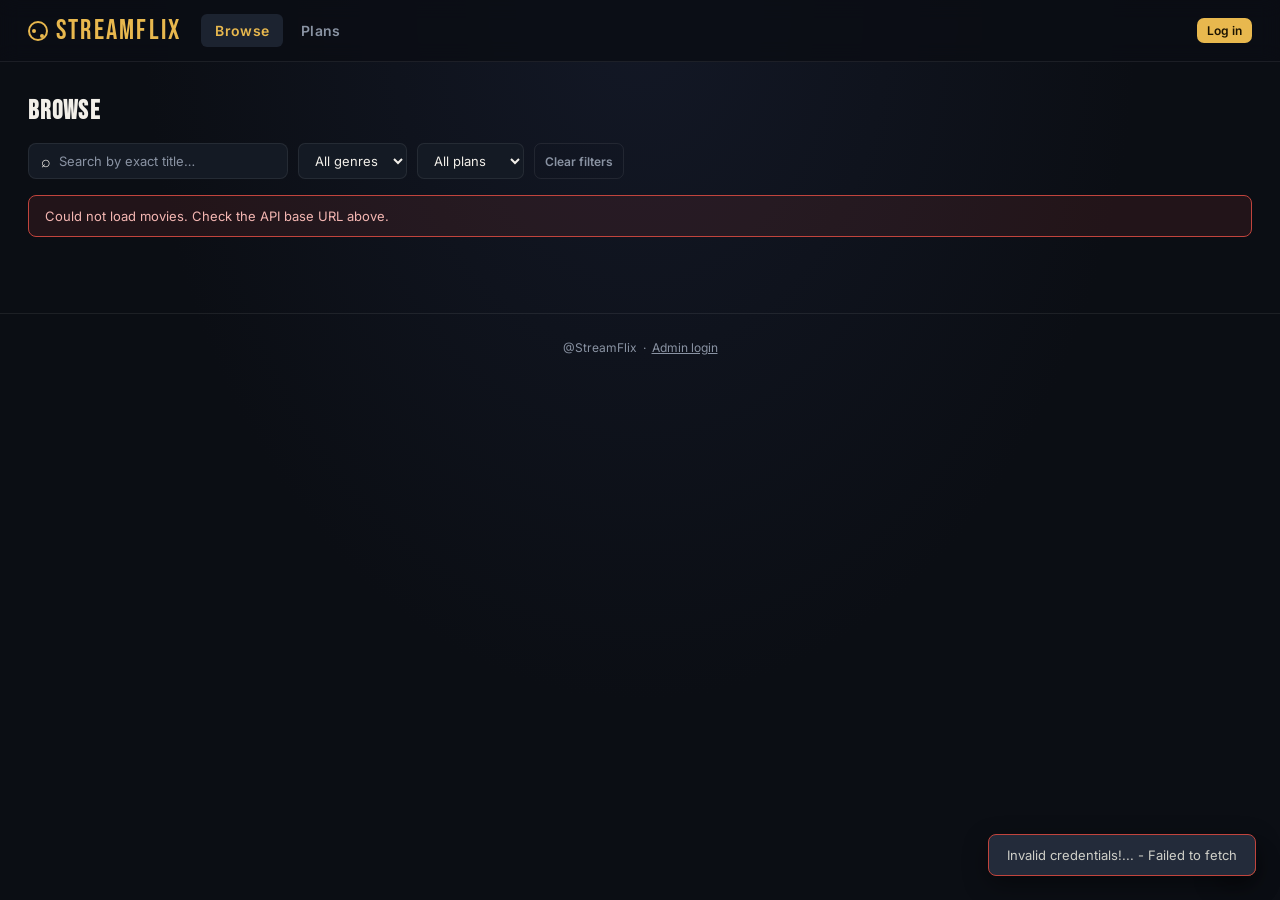
<file: index.html>
<!DOCTYPE html>
<html lang="en">
<head>
<meta charset="UTF-8">
<meta name="viewport" content="width=device-width, initial-scale=1.0">
<title>StreamFlix — Browse</title>
<link rel="preconnect" href="https://fonts.googleapis.com">
<link href="https://fonts.googleapis.com/css2?family=Bebas+Neue&family=Inter:wght@400;500;600;700;800&family=JetBrains+Mono:wght@500&display=swap" rel="stylesheet">
<link rel="stylesheet" href="css/style.css">
</head>
<body>
<div id="site-header"></div>

<main>
  <div id="hero"></div>

  <div class="section-title"><h2>Browse</h2><span class="count" id="resultCount"></span></div>
  <form id="searchForm" class="filters" style="margin-bottom:10px;">
    <div class="searchbox" style="max-width:260px;">
      <span aria-hidden="true">⌕</span>
      <input id="searchInput" placeholder="Search by exact title…" />
    </div>
    <select id="genreFilter"><option value="">All genres</option></select>
    <select id="planFilter">
      <option value="">All plans</option>
      <option value="FREE">FREE</option>
      <option value="BASIC">BASIC</option>
      <option value="PREMIUM">PREMIUM</option>
    </select>
    <button type="button" class="btn btn-ghost btn-sm" id="clearFiltersBtn">Clear filters</button>
  </form>

  <div id="movieGrid"></div>
</main>

<footer id="site-footer"></footer>

<script src="js/api.js"></script>
<script src="js/nav.js"></script>
<script src="js/movies.js"></script>
</body>
</html>
</file>
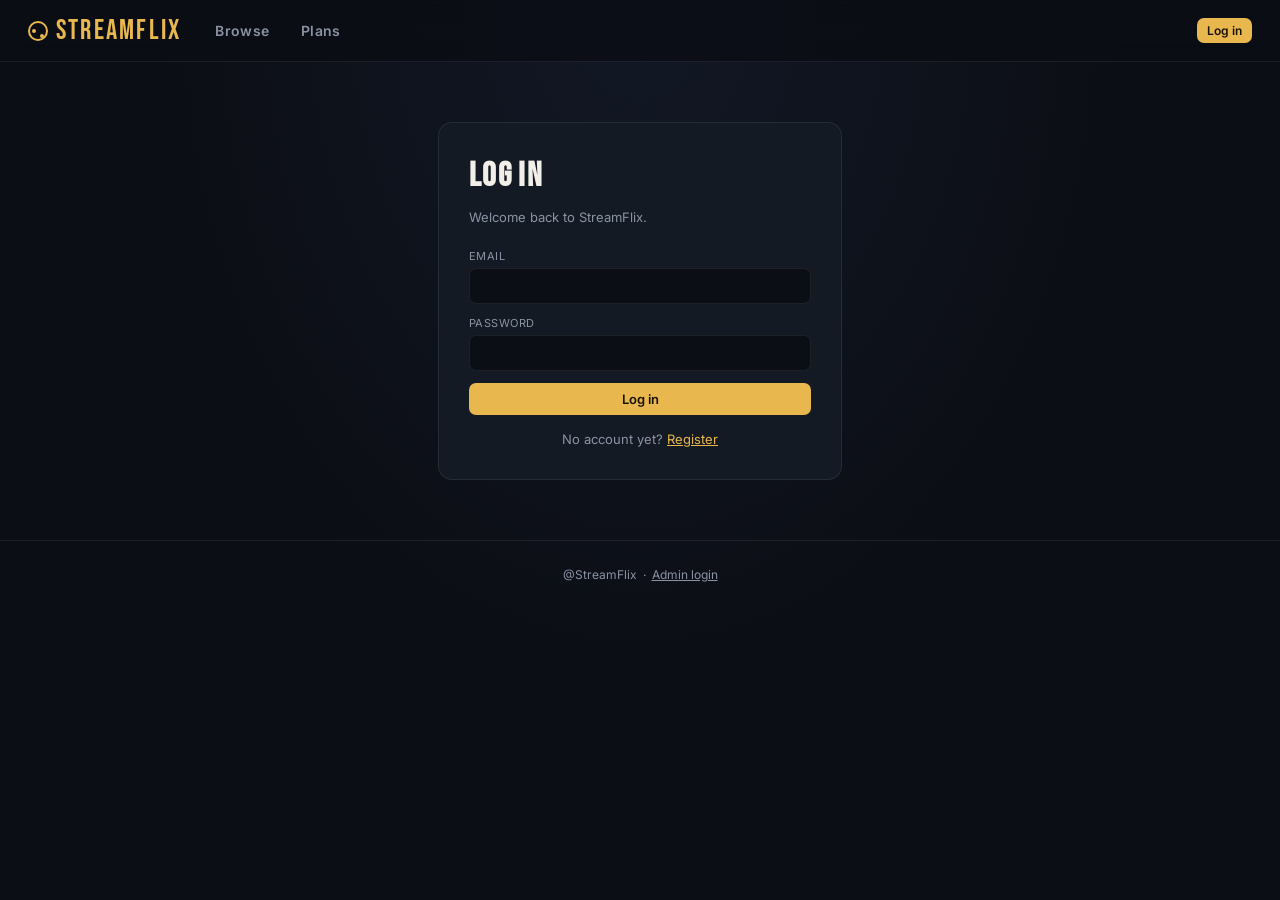
<file: login.html>
<!DOCTYPE html>
<html lang="en">
<head>
<meta charset="UTF-8">
<meta name="viewport" content="width=device-width, initial-scale=1.0">
<title>Log in — StreamFlix</title>
<link rel="preconnect" href="https://fonts.googleapis.com">
<link href="https://fonts.googleapis.com/css2?family=Bebas+Neue&family=Inter:wght@400;500;600;700;800&family=JetBrains+Mono:wght@500&display=swap" rel="stylesheet">
<link rel="stylesheet" href="css/style.css">
</head>
<body>
<div id="site-header"></div>

<main class="narrow">
  <div class="auth-card">
    <h1 class="display">Log in</h1>
    <p class="auth-sub">Welcome back to StreamFlix.</p>

    <form id="loginForm">
      <div class="field">
        <label>Email</label>
        <input type="email" id="email" required />
      </div>
      <div class="field">
        <label>Password</label>
        <input type="password" id="password" required />
      </div>
      <button type="submit" class="btn btn-gold" style="width:100%;">Log in</button>
    </form>

    <div class="auth-switch">No account yet? <a href="register.html">Register</a></div>
  </div>
</main>

<footer id="site-footer"></footer>

<script src="js/api.js"></script>
<script src="js/nav.js"></script>
<script src="js/login.js"></script>
</body>
</html>
</file>
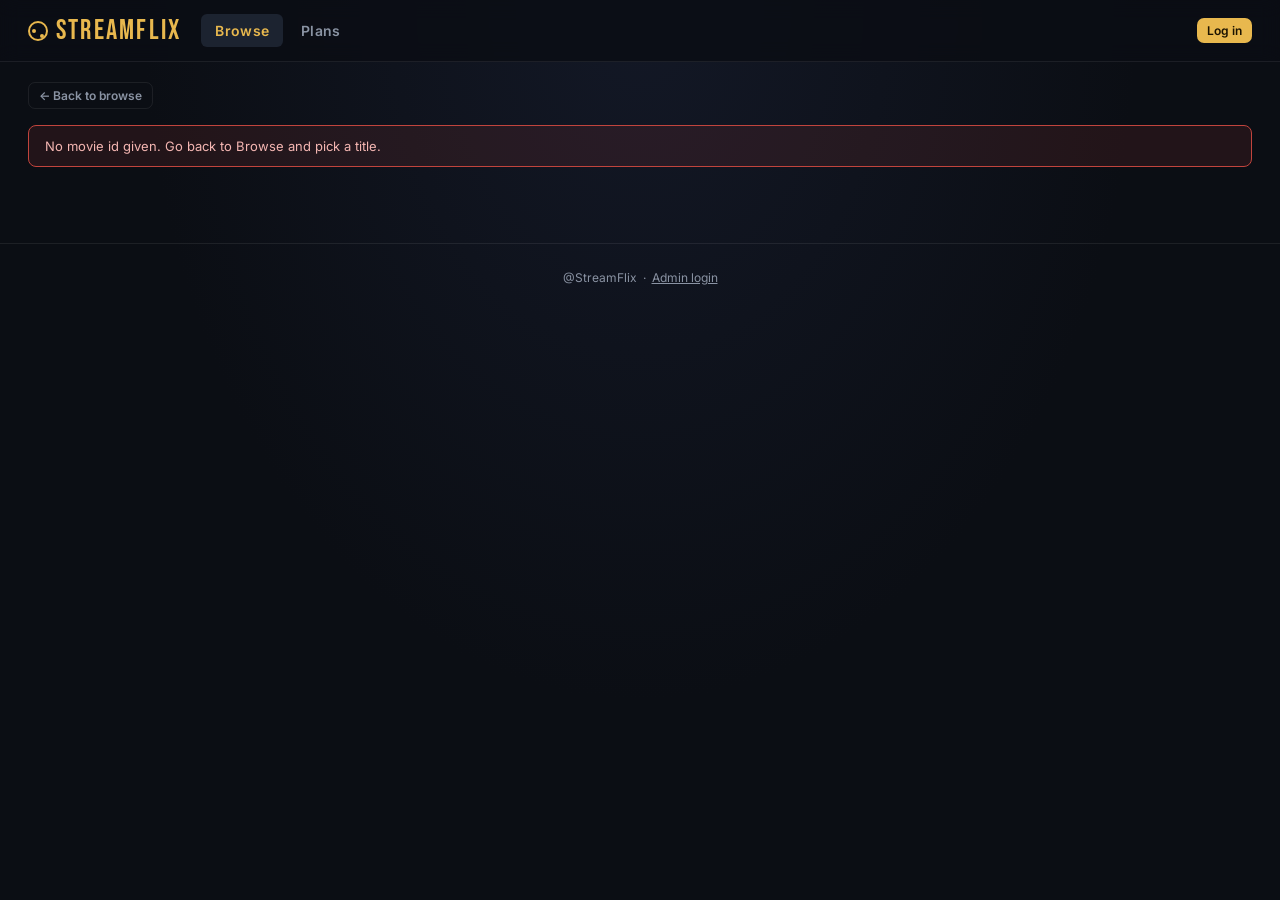
<file: movie.html>
<!DOCTYPE html>
<html lang="en">
<head>
<meta charset="UTF-8">
<meta name="viewport" content="width=device-width, initial-scale=1.0">
<title>StreamFlix — Movie</title>
<link rel="preconnect" href="https://fonts.googleapis.com">
<link href="https://fonts.googleapis.com/css2?family=Bebas+Neue&family=Inter:wght@400;500;600;700;800&family=JetBrains+Mono:wght@500&display=swap" rel="stylesheet">
<link rel="stylesheet" href="css/style.css">
</head>
<body>
<div id="site-header"></div>

<main>
  <a href="index.html" class="btn btn-ghost btn-sm" style="margin-top:20px; display:inline-block;">← Back to browse</a>
  <div id="movieContent"></div>
</main>

<footer id="site-footer"></footer>

<script src="js/api.js"></script>
<script src="js/nav.js"></script>
<script src="js/movie-detail.js"></script>
</body>
</html>
</file>
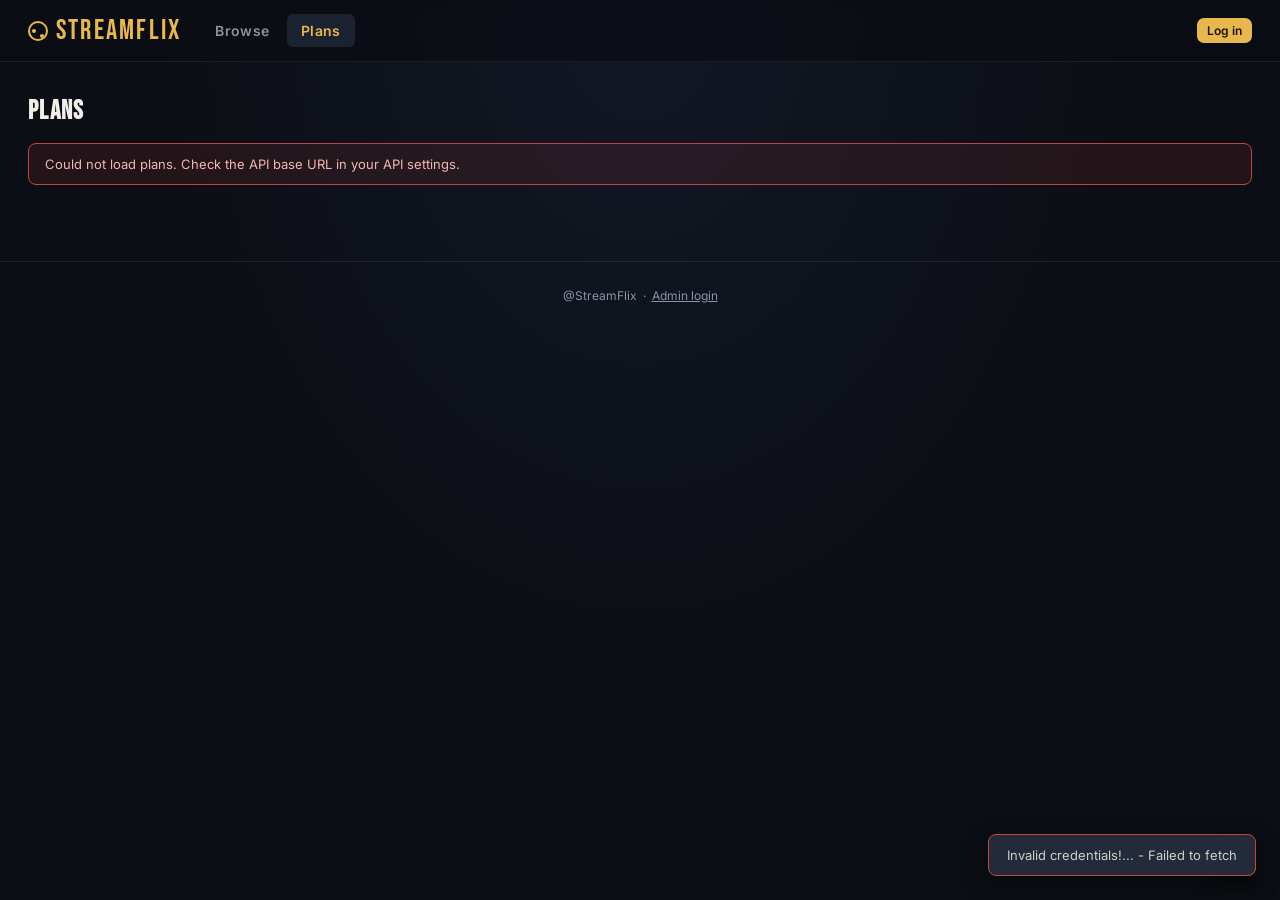
<file: plans.html>
<!DOCTYPE html>
<html lang="en">
<head>
<meta charset="UTF-8">
<meta name="viewport" content="width=device-width, initial-scale=1.0">
<title>StreamFlix — Plans</title>
<link rel="preconnect" href="https://fonts.googleapis.com">
<link href="https://fonts.googleapis.com/css2?family=Bebas+Neue&family=Inter:wght@400;500;600;700;800&family=JetBrains+Mono:wght@500&display=swap" rel="stylesheet">
<link rel="stylesheet" href="css/style.css">
</head>
<body>
<div id="site-header"></div>

<main>
  <div class="section-title"><h2>Plans</h2><span class="count" id="planCount"></span></div>
  <div id="plansContent"></div>
</main>

<footer id="site-footer"></footer>

<script src="js/api.js"></script>
<script src="js/nav.js"></script>
<script src="js/plans.js"></script>
</body>
</html>
</file>
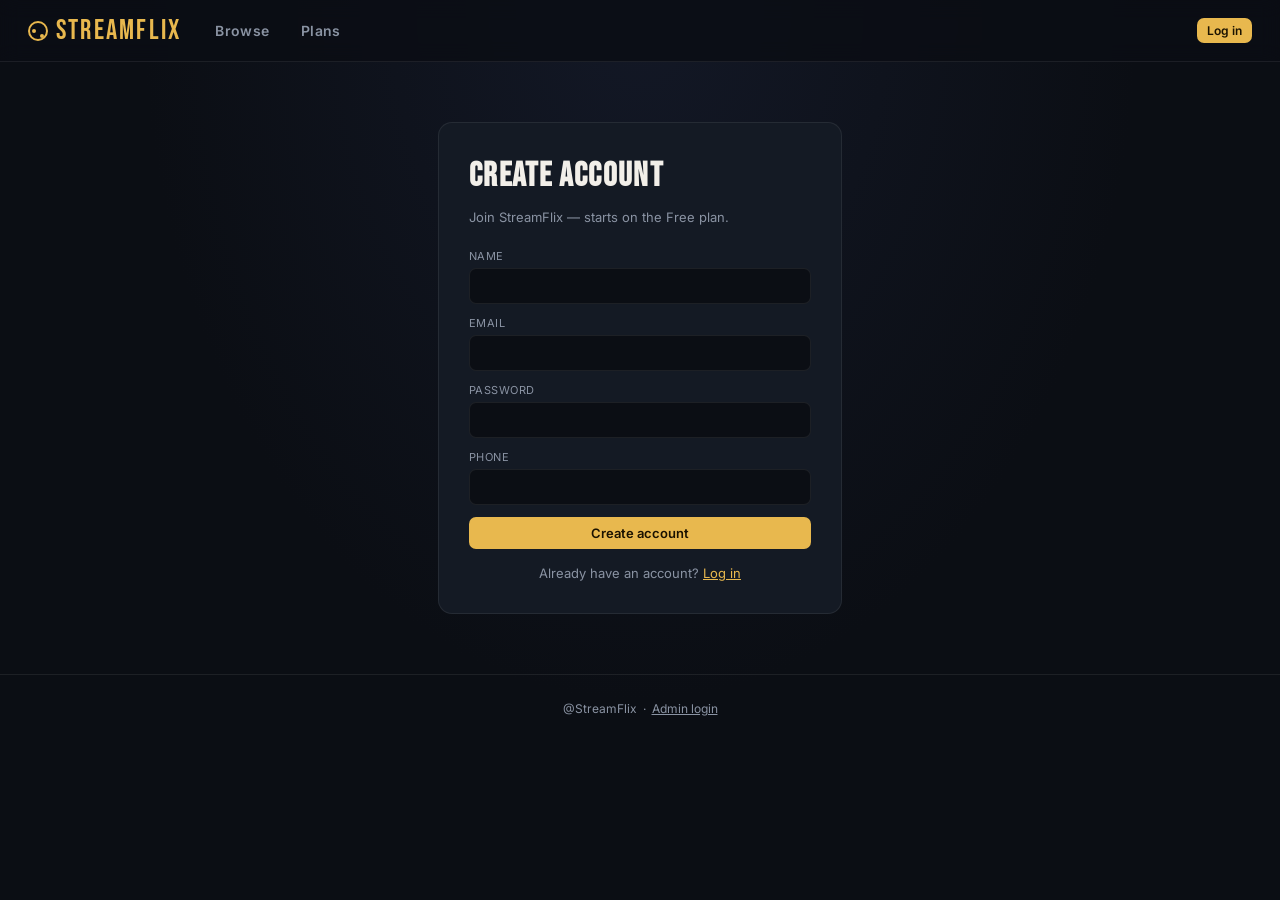
<file: register.html>
<!DOCTYPE html>
<html lang="en">
<head>
<meta charset="UTF-8">
<meta name="viewport" content="width=device-width, initial-scale=1.0">
<title>Register — StreamFlix</title>
<link rel="preconnect" href="https://fonts.googleapis.com">
<link href="https://fonts.googleapis.com/css2?family=Bebas+Neue&family=Inter:wght@400;500;600;700;800&family=JetBrains+Mono:wght@500&display=swap" rel="stylesheet">
<link rel="stylesheet" href="css/style.css">
</head>
<body>
<div id="site-header"></div>

<main class="narrow">
  <div class="auth-card">
    <h1 class="display">Create account</h1>
    <p class="auth-sub">Join StreamFlix — starts on the Free plan.</p>

    <form id="registerForm">
      <div class="field"><label>Name</label><input id="name" required /></div>
      <div class="field"><label>Email</label><input type="email" id="email" required /></div>
      <div class="field"><label>Password</label><input type="password" id="password" required /></div>
      <div class="field"><label>Phone</label><input id="phoneNumber" /></div>
      <button type="submit" class="btn btn-gold" style="width:100%;">Create account</button>
    </form>

    <div class="auth-switch">Already have an account? <a href="login.html">Log in</a></div>
  </div>
</main>

<footer id="site-footer"></footer>

<script src="js/api.js"></script>
<script src="js/nav.js"></script>
<script src="js/register.js"></script>
</body>
</html>
</file>
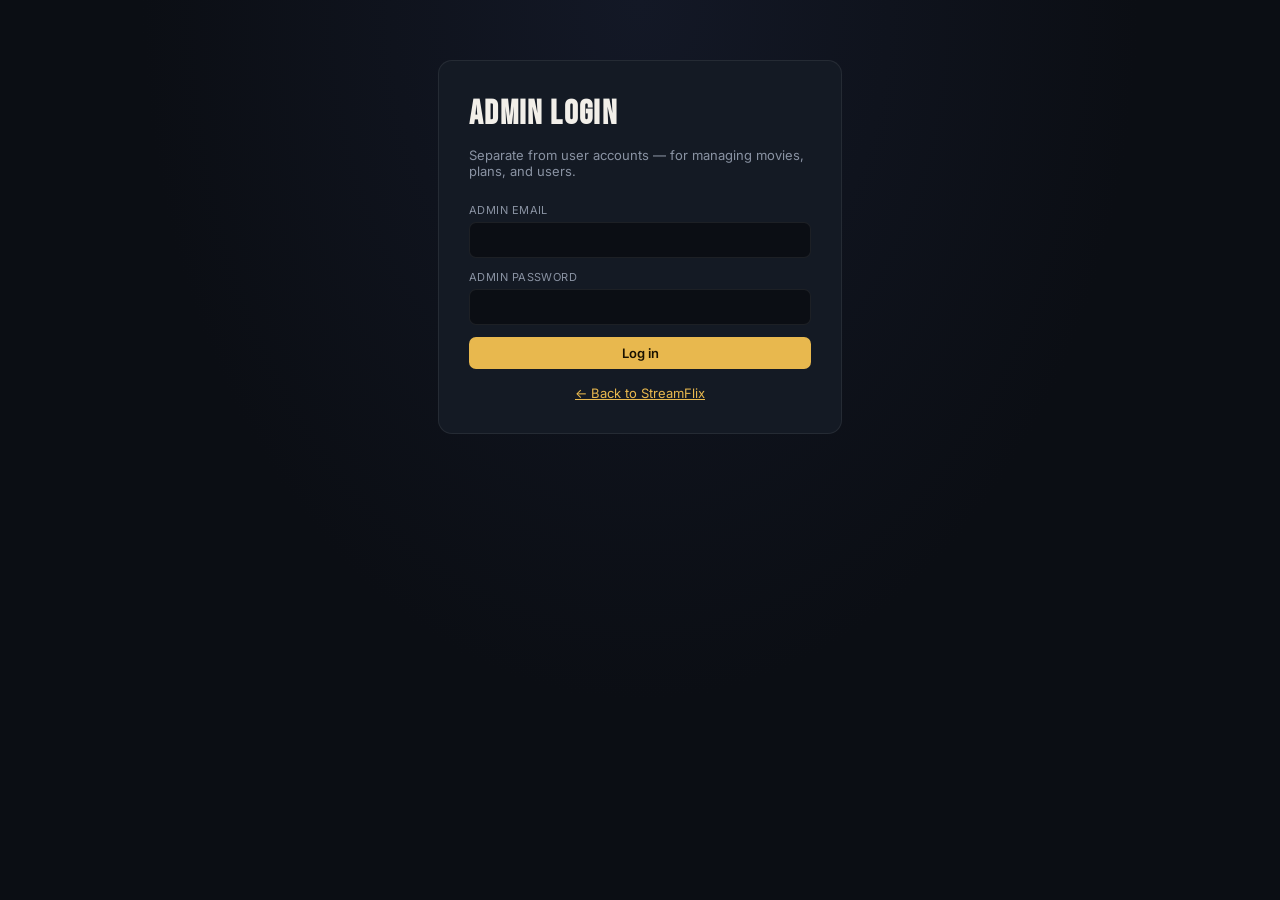
<file: admin/admin-login.html>
<!DOCTYPE html>
<html lang="en">
<head>
<meta charset="UTF-8">
<meta name="viewport" content="width=device-width, initial-scale=1.0">
<title>StreamFlix — Admin login</title>
<link rel="preconnect" href="https://fonts.googleapis.com">
<link href="https://fonts.googleapis.com/css2?family=Bebas+Neue&family=Inter:wght@400;500;600;700;800&family=JetBrains+Mono:wght@500&display=swap" rel="stylesheet">
<link rel="stylesheet" href="../css/style.css">
</head>
<body>
<main class="narrow">
  <div class="auth-card">
    <h1 class="display">Admin login</h1>
    <p class="auth-sub">Separate from user accounts — for managing movies, plans, and users.</p>

    <form id="adminLoginForm">
      <div class="field">
        <label>Admin email</label>
        <input type="email" id="adminEmail" required autocomplete="username" />
      </div>
      <div class="field">
        <label>Admin password</label>
        <input type="password" id="adminPassword" required autocomplete="current-password" />
      </div>
      <button type="submit" class="btn btn-gold" style="width:100%;">Log in</button>
    </form>

    <div class="auth-switch"><a href="../index.html">← Back to StreamFlix</a></div>
  </div>
</main>

<script src="../js/api.js"></script>
<script src="../js/admin-login.js"></script>
</body>
</html>
</file>
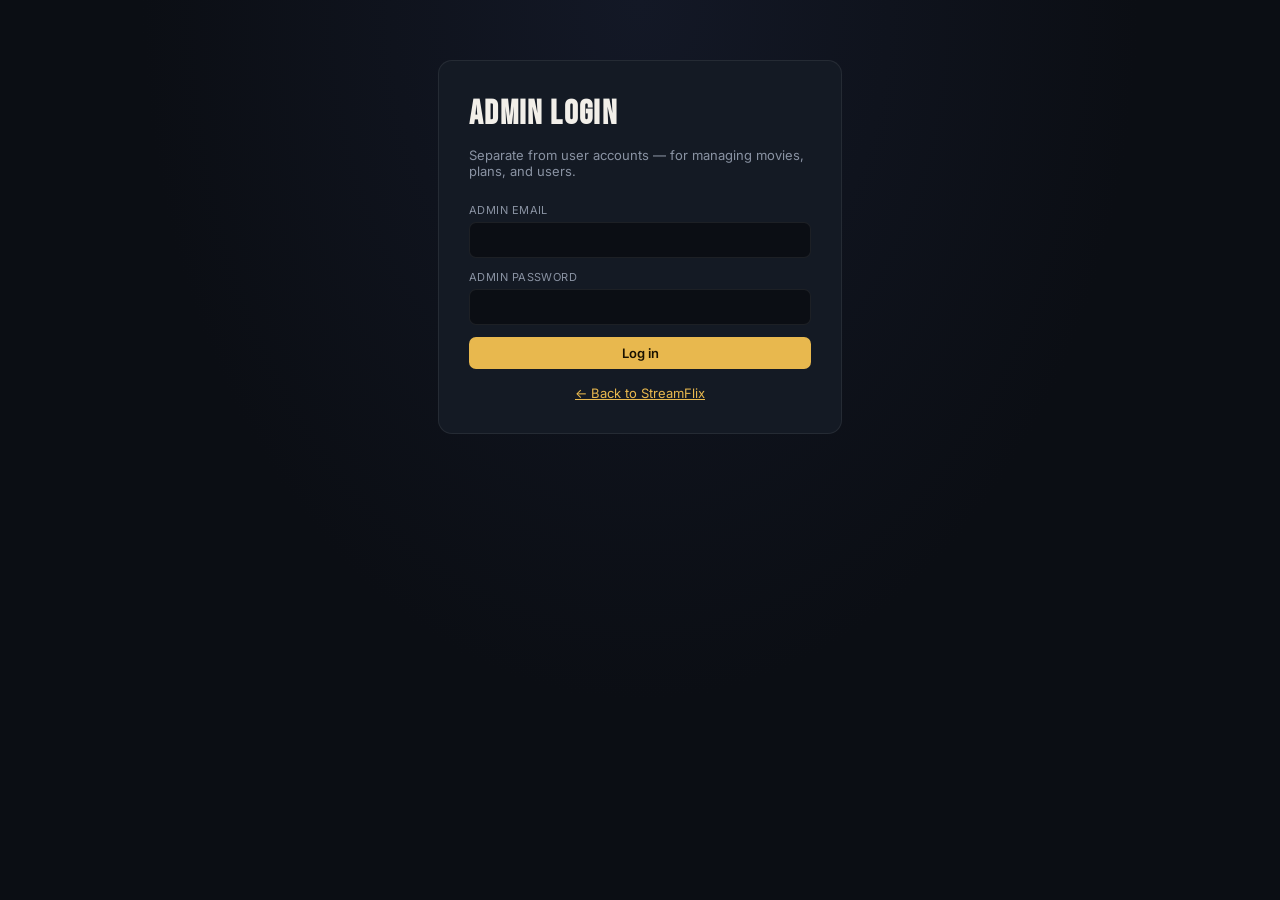
<file: admin/admin-movies.html>
<!DOCTYPE html>
<html lang="en">
<head>
<meta charset="UTF-8">
<meta name="viewport" content="width=device-width, initial-scale=1.0">
<title>StreamFlix — Admin · Movies</title>
<link rel="preconnect" href="https://fonts.googleapis.com">
<link href="https://fonts.googleapis.com/css2?family=Bebas+Neue&family=Inter:wght@400;500;600;700;800&family=JetBrains+Mono:wght@500&display=swap" rel="stylesheet">
<link rel="stylesheet" href="../css/style.css">
</head>
<body>
<div id="site-header"></div>

<main>
  <div class="section-title"><h2>Movies</h2></div>

  <div class="panel-head">
    <span class="count" id="movieCount"></span>
    <button class="btn btn-gold btn-sm" id="addMovieBtn">+ Add movie</button>
  </div>
  <div id="movieTableWrap"></div>
</main>

<div id="formMount"></div>
<footer id="site-footer"></footer>

<script src="../js/api.js"></script>
<script src="../js/nav.js"></script>
<script src="../js/admin-movies.js"></script>
</body>
</html>
</file>
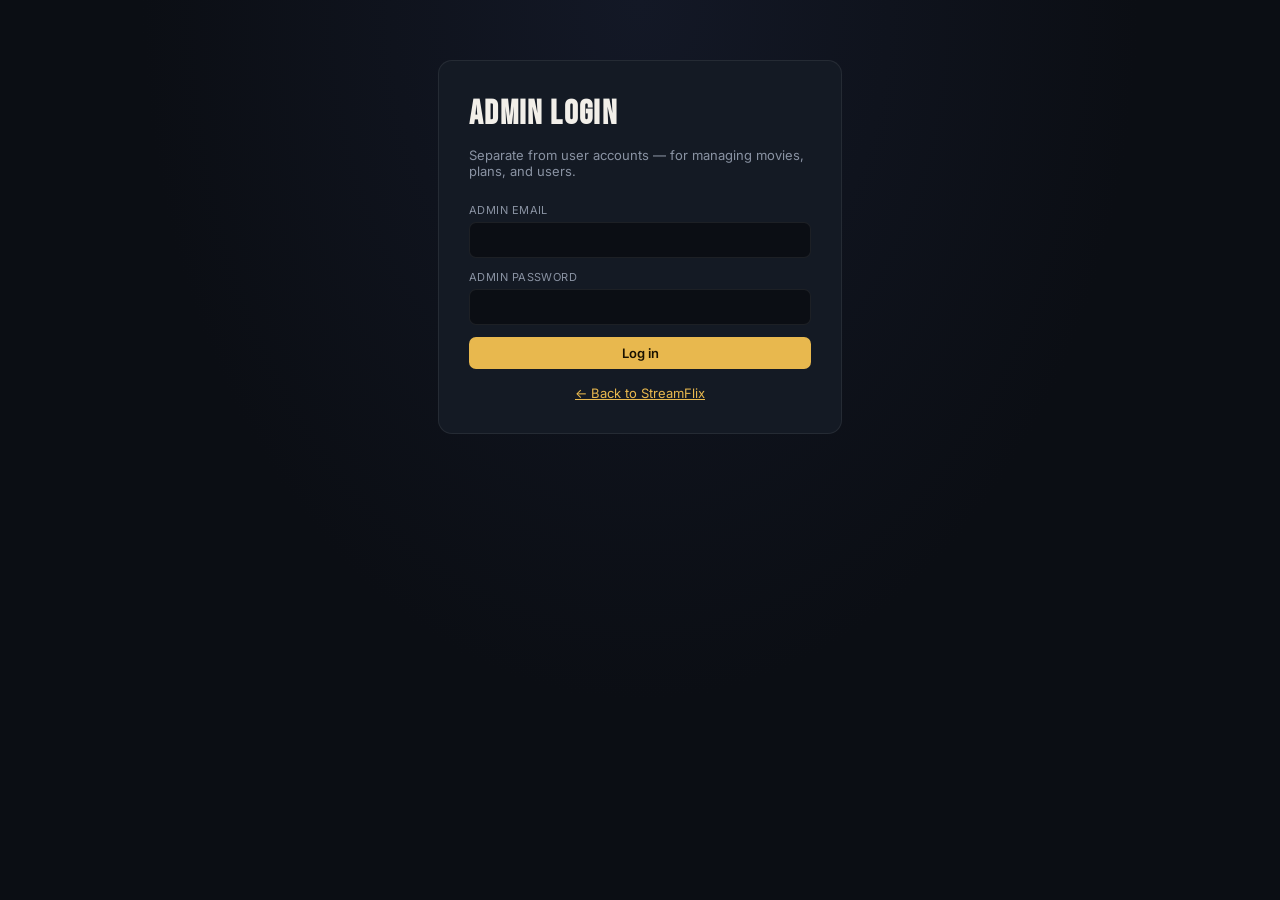
<file: admin/admin-subscriptions.html>
<!DOCTYPE html>
<html lang="en">
<head>
<meta charset="UTF-8">
<meta name="viewport" content="width=device-width, initial-scale=1.0">
<title>StreamFlix — Admin · Subscriptions</title>
<link rel="preconnect" href="https://fonts.googleapis.com">
<link href="https://fonts.googleapis.com/css2?family=Bebas+Neue&family=Inter:wght@400;500;600;700;800&family=JetBrains+Mono:wght@500&display=swap" rel="stylesheet">
<link rel="stylesheet" href="../css/style.css">
</head>
<body>
<div id="site-header"></div>

<main>
  <div class="section-title"><h2>Subscriptions</h2></div>

  <div class="panel-head">
    <span class="count" id="subCount"></span>
    <button class="btn btn-gold btn-sm" id="addSubBtn">+ Add plan</button>
  </div>
  <div id="subTableWrap"></div>
</main>

<div id="formMount"></div>
<footer id="site-footer"></footer>

<script src="../js/api.js"></script>
<script src="../js/nav.js"></script>
<script src="../js/admin-subscriptions.js"></script>
</body>
</html>
</file>
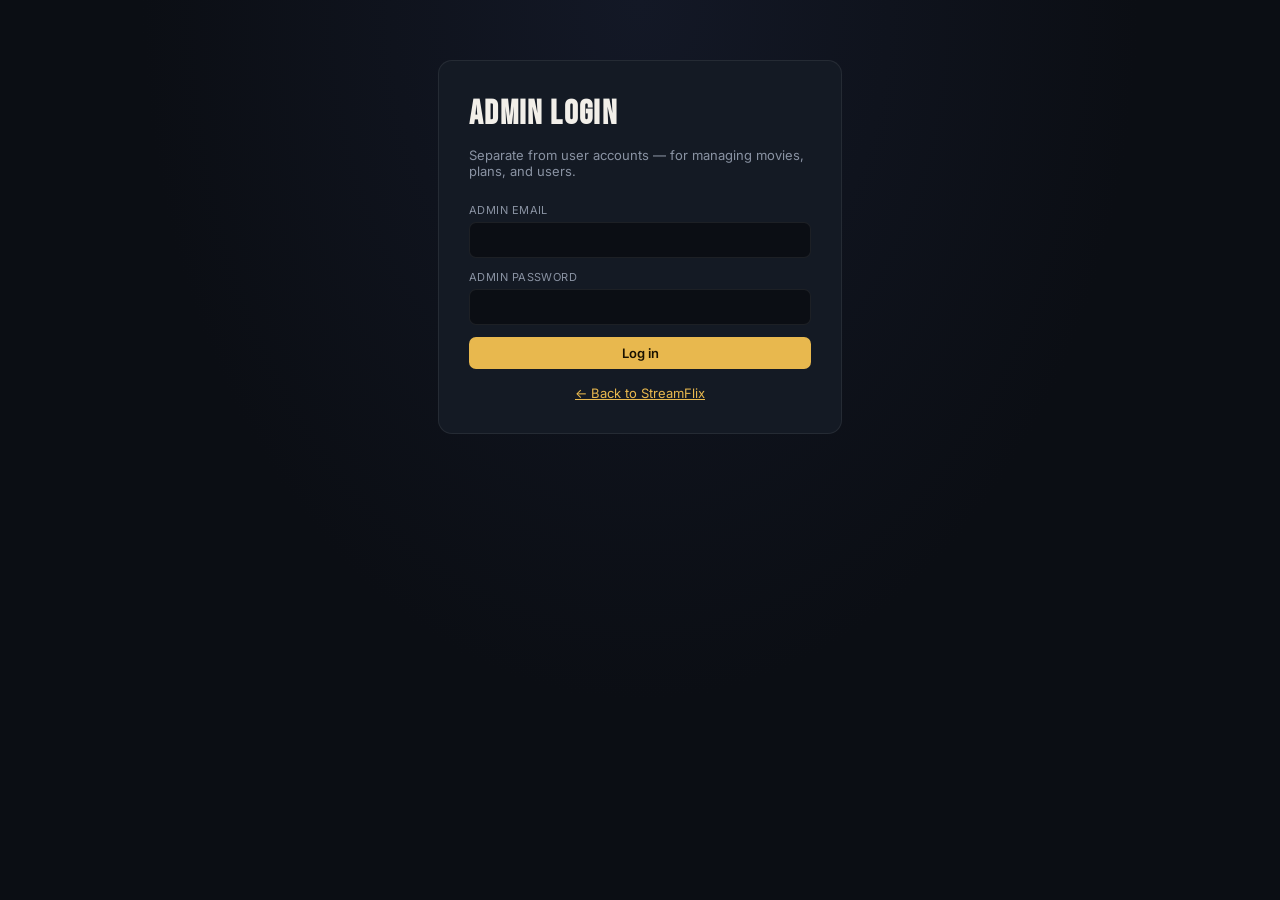
<file: admin/admin-users.html>
<!DOCTYPE html>
<html lang="en">
<head>
<meta charset="UTF-8">
<meta name="viewport" content="width=device-width, initial-scale=1.0">
<title>StreamFlix — Admin · Users</title>
<link rel="preconnect" href="https://fonts.googleapis.com">
<link href="https://fonts.googleapis.com/css2?family=Bebas+Neue&family=Inter:wght@400;500;600;700;800&family=JetBrains+Mono:wght@500&display=swap" rel="stylesheet">
<link rel="stylesheet" href="../css/style.css">
</head>
<body>
<div id="site-header"></div>

<main>
  <div class="section-title"><h2>Users</h2></div>

  <div class="panel-head">
    <span class="count" id="userCount"></span>
    <button class="btn btn-gold btn-sm" id="addUserBtn">+ Add user</button>
  </div>
  <div id="userTableWrap"></div>
</main>

<div id="formMount"></div>
<footer id="site-footer"></footer>

<script src="../js/api.js"></script>
<script src="../js/nav.js"></script>
<script src="../js/admin-users.js"></script>
</body>
</html>
</file>
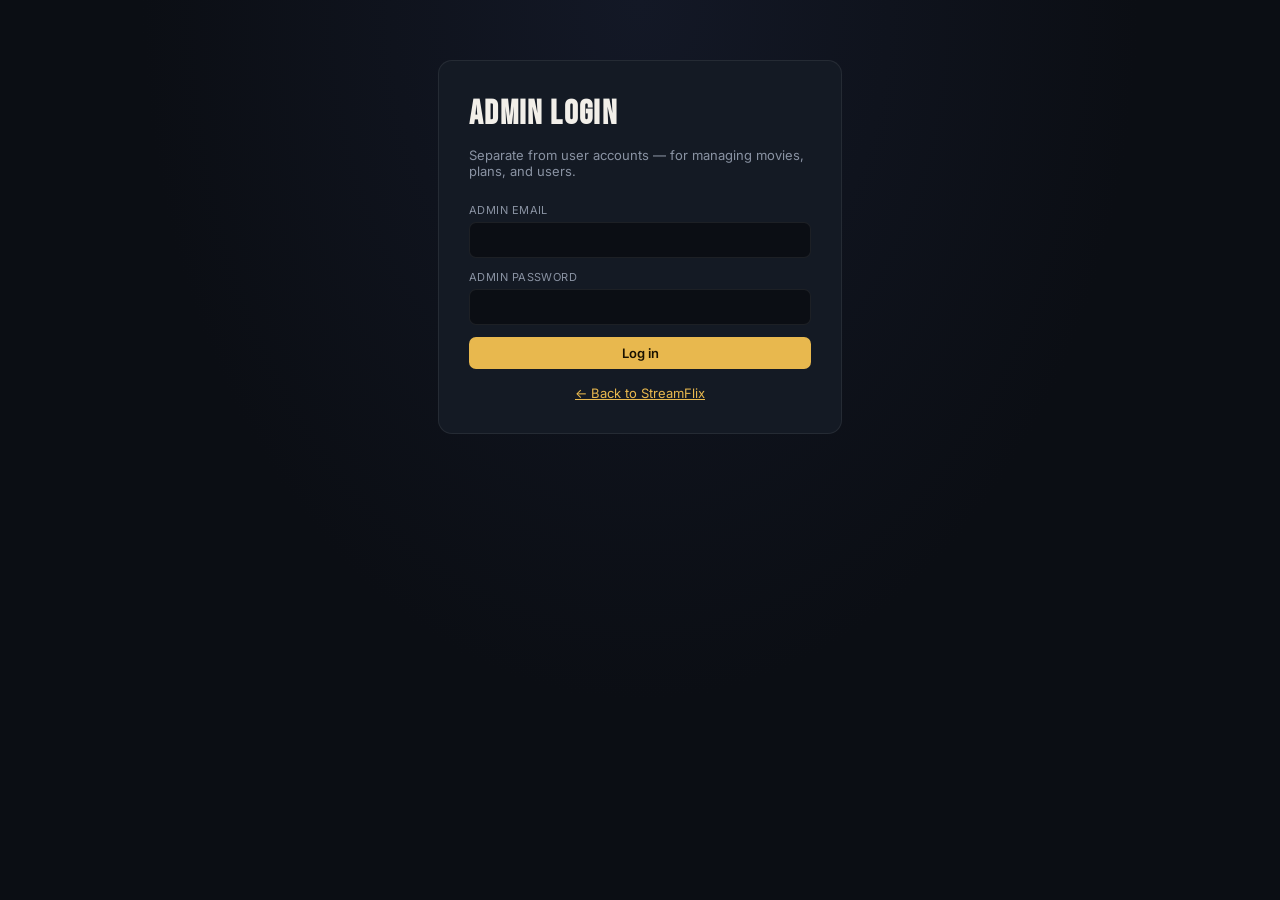
<file: admin/admin.html>
<!DOCTYPE html>
<html lang="en">
<head>
<meta charset="UTF-8">
<meta name="viewport" content="width=device-width, initial-scale=1.0">
<title>StreamFlix — Admin</title>
<link rel="preconnect" href="https://fonts.googleapis.com">
<link href="https://fonts.googleapis.com/css2?family=Bebas+Neue&family=Inter:wght@400;500;600;700;800&family=JetBrains+Mono:wght@500&display=swap" rel="stylesheet">
<link rel="stylesheet" href="../css/style.css">
</head>
<body>
<div id="site-header"></div>

<main>
  <div class="section-title"><h2>Admin Panel</h2></div>
  

  <div class="ticket-row" style="margin-top:20px;">
    <div class="ticket"><div class="ticket-main">
      <h3 style="margin:0 0 6px;">Movies</h3>
      <p class="ticket-desc" style="margin-bottom:auto;">Add, edit, and remove titles in the catalog.</p>
      <a class="btn btn-gold btn-sm" style="align-self:flex-start;" href="admin-movies.html">Manage movies</a>
    </div></div>
    <div class="ticket"><div class="ticket-main">
      <h3 style="margin:0 0 6px;">Subscriptions</h3>
      <p class="ticket-desc" style="margin-bottom:auto;">Manage the FREE/BASIC/PREMIUM plans.</p>
      <a class="btn btn-gold btn-sm" style="align-self:flex-start;" href="admin-subscriptions.html">Manage plans</a>
    </div></div>
    <div class="ticket"><div class="ticket-main">
      <h3 style="margin:0 0 6px;">Users</h3>
      <p class="ticket-desc" style="margin-bottom:auto;">View and edit registered accounts.</p>
      <a class="btn btn-gold btn-sm" style="align-self:flex-start;" href="admin-users.html">Manage users</a>
    </div></div>
  </div>

  <p style="color:var(--muted); font-size:12px; max-width:640px; margin-top:24px;">
    Note: your backend has no role/permission field, so this login only gates the pages in this browser tab —
    it doesn't stop someone calling the REST endpoints directly (curl, Postman, etc). Add real auth
    (e.g. Spring Security with a role field and a token) on the backend before relying on this for production.
  </p>
</main>

<footer id="site-footer"></footer>

<script src="../js/api.js"></script>
<script src="../js/nav.js"></script>
<script>
  requireAdmin();
  renderAdminHeader(null);
  renderSettingsBar('#settings-bar');
  document.getElementById('site-footer').innerHTML = `StreamFlix Admin &nbsp;·&nbsp; API base: <span class="mono">${esc(getApiBase())}</span>`;
</script>
</body>
</html>
</file>
<file: css/style.css>
/* ============ StreamFlix — shared styles ============ */
:root{
  --bg:#0b0e14;
  --surface:#141a24;
  --surface2:#1c2330;
  --surface3:#232b3a;
  --gold:#e8b84e;
  --gold-dim:#a9843b;
  --crimson:#c1443d;
  --text:#f2efe9;
  --muted:#8a93a3;
  --border:rgba(242,239,233,0.08);
  --focus:#7fd4d1;
}
*{box-sizing:border-box;}
html,body{margin:0;padding:0;}
body{
  background:radial-gradient(ellipse at top, #131826 0%, var(--bg) 55%);
  color:var(--text);
  font-family:'Inter',sans-serif;
  min-height:100vh;
}
@media (prefers-reduced-motion: reduce){
  *{animation-duration:0.001ms !important; transition-duration:0.001ms !important;}
}
::selection{background:var(--gold); color:#141a24;}
a{color:var(--gold);}
button{font-family:inherit;cursor:pointer;}
input,select,textarea{font-family:inherit;}
:focus-visible{outline:2px solid var(--focus); outline-offset:2px;}

.display{font-family:'Bebas Neue',sans-serif; letter-spacing:0.04em;}
.mono{font-family:'JetBrains Mono',monospace;}

/* ---------- Header ---------- */
header{
  position:sticky; top:0; z-index:40;
  display:flex; align-items:center; gap:20px;
  padding:14px 28px;
  background:rgba(11,14,20,0.85);
  backdrop-filter:blur(10px);
  border-bottom:1px solid var(--border);
  flex-wrap:wrap;
}
.logo{
  font-family:'Bebas Neue',sans-serif;
  font-size:28px; letter-spacing:0.08em;
  color:var(--gold);
  display:flex; align-items:center; gap:8px;
  white-space:nowrap; text-decoration:none;
}
.logo .reel{
  width:20px;height:20px;border-radius:50%;
  border:2px solid var(--gold);
  position:relative; display:inline-block;
}
.logo .reel::before, .logo .reel::after{
  content:''; position:absolute; width:4px;height:4px; border-radius:50%;
  background:var(--gold); top:50%; left:50%;
}
.logo .reel::before{transform:translate(-6px,-2px);}
.logo .reel::after{transform:translate(2px,3px);}

nav.mainnav{display:flex; gap:4px; flex-wrap:wrap;}
nav.mainnav a{
  background:none; border:none; color:var(--muted);
  font-size:14px; font-weight:600; padding:8px 14px; border-radius:6px;
  letter-spacing:0.02em; text-decoration:none; display:inline-block;
}
nav.mainnav a:hover{color:var(--text); background:var(--surface2);}
nav.mainnav a.active{color:var(--gold); background:var(--surface2);}

.searchbox{
  flex:1; min-width:160px; max-width:320px;
  display:flex; align-items:center; gap:6px;
  background:var(--surface); border:1px solid var(--border); border-radius:8px;
  padding:7px 12px;
}
.searchbox input{background:none; border:none; color:var(--text); font-size:13px; width:100%;}
.searchbox input::placeholder{color:var(--muted);}

.header-right{display:flex; align-items:center; gap:10px; margin-left:auto;}
.btn{
  border:1px solid var(--border); background:var(--surface2); color:var(--text);
  padding:8px 16px; border-radius:7px; font-size:13px; font-weight:600; text-decoration:none; display:inline-block;
}
.btn:hover{border-color:var(--gold-dim);}
.btn-gold{background:var(--gold); color:#1a1200; border:none;}
.btn-gold:hover{background:#f0c667;}
.btn-ghost{background:none; border:1px solid var(--border); color:var(--muted);}
.btn-danger{background:none;border:1px solid var(--crimson); color:var(--crimson);}
.btn-danger:hover{background:rgba(193,68,61,0.12);}
.btn-sm{padding:5px 10px; font-size:12px;}
.btn[disabled]{opacity:0.5; cursor:not-allowed;}

.userchip{display:flex; align-items:center; gap:8px; font-size:13px; color:var(--muted);}
.userchip b{color:var(--text);}
.badge{
  font-family:'JetBrains Mono',monospace; font-size:10px; letter-spacing:0.05em;
  padding:2px 7px; border-radius:20px; border:1px solid var(--gold-dim); color:var(--gold);
  text-transform:uppercase;
}

/* ---------- Layout ---------- */
main{padding:0 28px 60px; max-width:1400px; margin:0 auto;}
main.narrow{max-width:460px; padding-top:60px;}
.section-title{display:flex; align-items:baseline; gap:12px; margin:34px 0 16px;}
.section-title h2{font-family:'Bebas Neue',sans-serif; font-size:26px; letter-spacing:0.05em; margin:0; color:var(--text);}
.section-title .count{color:var(--muted); font-size:13px;}

/* ---------- Hero ---------- */
.hero{
  margin-top:20px; border-radius:16px; overflow:hidden; position:relative;
  min-height:340px; display:flex; align-items:flex-end;
  background:linear-gradient(120deg, var(--surface2), var(--surface3));
  border:1px solid var(--border);
}
.hero-bg{position:absolute; inset:0; object-fit:cover; width:100%; height:100%; opacity:0.55;}
.hero-fade{position:absolute; inset:0; background:linear-gradient(0deg, var(--bg) 5%, rgba(11,14,20,0.35) 60%, rgba(11,14,20,0.1));}
.hero-content{position:relative; padding:36px; max-width:640px;}
.hero-eyebrow{font-family:'JetBrains Mono',monospace; font-size:11px; color:var(--gold); letter-spacing:0.1em; text-transform:uppercase; margin-bottom:10px; display:block;}
.hero-title{font-size:56px; line-height:0.95; margin:0 0 12px;}
.hero-meta{color:var(--muted); font-size:14px; margin-bottom:16px;}
.hero-desc{color:var(--text); opacity:0.85; font-size:14px; line-height:1.6; margin-bottom:20px;}
.hero-actions{display:flex; gap:10px;}

/* ---------- Filters ---------- */
.filters{display:flex; gap:10px; flex-wrap:wrap; margin-bottom:6px;}
.filters select{background:var(--surface); color:var(--text); border:1px solid var(--border); padding:8px 12px; border-radius:7px; font-size:13px;}

/* ---------- Movie grid ---------- */
.grid{display:grid; grid-template-columns:repeat(auto-fill,minmax(180px,1fr)); gap:20px;}
.mcard{
  background:var(--surface); border:1px solid var(--border); border-radius:10px; overflow:hidden;
  cursor:pointer; transition:transform 0.15s ease, border-color 0.15s ease;
  display:flex; flex-direction:column; text-decoration:none; color:inherit;
}
.mcard:hover{transform:translateY(-4px); border-color:var(--gold-dim);}
.poster{
  position:relative; aspect-ratio:2/3; background:linear-gradient(160deg,var(--surface2),var(--surface3));
  display:flex; align-items:center; justify-content:center; overflow:hidden;
}
.poster img{position:absolute; inset:0; width:100%; height:100%; object-fit:cover;}
.poster-fallback{font-family:'Bebas Neue',sans-serif; font-size:15px; color:var(--muted); text-align:center; padding:10px;}
.stamp{
  position:absolute; top:8px; right:8px; width:38px; height:38px; border-radius:50%;
  border:2px solid var(--gold); background:rgba(11,14,20,0.75); color:var(--gold);
  display:flex; align-items:center; justify-content:center; font-size:13px; font-weight:700;
  transform:rotate(-8deg); font-family:'JetBrains Mono',monospace;
}
.plan-tag{
  position:absolute; bottom:8px; left:8px; font-family:'JetBrains Mono',monospace; font-size:9px;
  letter-spacing:0.06em; text-transform:uppercase; padding:2px 7px; border-radius:3px;
  background:rgba(11,14,20,0.8); color:var(--gold); border:1px solid var(--gold-dim);
}
.mcard-info{padding:10px 12px 12px;}
.mcard-info h3{margin:0 0 4px; font-size:14px; font-weight:700; line-height:1.25;}
.mcard-info p{margin:0; font-size:11.5px; color:var(--muted);}

.empty{padding:40px 20px; text-align:center; color:var(--muted); border:1px dashed var(--border); border-radius:10px; font-size:14px;}
.error-banner{background:rgba(193,68,61,0.12); border:1px solid var(--crimson); color:#f4b6b2; padding:12px 16px; border-radius:8px; font-size:13px; margin:16px 0;}

/* ---------- Movie detail page ---------- */
.detail-banner{height:260px; border-radius:14px; overflow:hidden; background:linear-gradient(160deg,var(--surface2),var(--surface3)); position:relative; margin-top:20px;}
.detail-banner img{width:100%; height:100%; object-fit:cover;}
.detail-body{margin-top:24px;}
.modal-meta{color:var(--muted); font-size:13px; margin-bottom:14px;}
.modal-desc{font-size:14px; line-height:1.6; color:var(--text); opacity:0.9; margin-bottom:18px;}
.kv-grid{display:grid; grid-template-columns:1fr 1fr; gap:10px 20px; margin-bottom:20px;}
.kv{font-size:13px;}
.kv span{color:var(--muted); display:block; font-size:11px; text-transform:uppercase; letter-spacing:0.04em;}
.lock-msg{background:var(--surface2); border:1px dashed var(--gold-dim); color:var(--gold); padding:12px 16px; border-radius:8px; font-size:13px; margin-top:10px;}

/* ---------- Ticket / subscription cards ---------- */
.ticket-row{display:grid; grid-template-columns:repeat(auto-fit,minmax(240px,1fr)); gap:26px; margin-top:10px;}
.ticket{position:relative; background:var(--surface); border:1px solid var(--border); border-radius:6px; display:flex; min-height:150px;}
.ticket::before, .ticket::after{content:''; position:absolute; width:18px; height:18px; background:var(--bg); border-radius:50%; top:50%; transform:translateY(-50%); border:1px solid var(--border);}
.ticket::before{left:-10px;}
.ticket::after{right:-10px;}
.ticket-main{flex:1; padding:20px 22px; display:flex; flex-direction:column;}
.ticket-stub{width:110px; border-left:2px dashed var(--border); padding:20px 14px; display:flex; flex-direction:column; align-items:center; justify-content:center; gap:6px; text-align:center;}
.ticket-plan{font-family:'Bebas Neue',sans-serif; font-size:24px; color:var(--gold); letter-spacing:0.05em;}
.ticket-price{font-family:'JetBrains Mono',monospace; font-size:22px; font-weight:700;}
.ticket-days{font-size:11px; color:var(--muted); margin-top:2px;}
.ticket-desc{font-size:13px; color:var(--muted); margin:6px 0 14px; line-height:1.5;}

/* ---------- Admin ---------- */
.admin-tabs{display:flex; gap:8px; margin-bottom:20px;}
.admin-tabs a{background:var(--surface); border:1px solid var(--border); color:var(--muted); padding:9px 16px; border-radius:7px; font-size:13px; font-weight:600; text-decoration:none;}
.admin-tabs a.active{color:var(--gold); border-color:var(--gold-dim); background:var(--surface2);}
table{width:100%; border-collapse:collapse; background:var(--surface); border-radius:10px; overflow:hidden;}
thead th{text-align:left; font-size:11px; text-transform:uppercase; letter-spacing:0.05em; color:var(--muted); padding:12px 14px; border-bottom:1px solid var(--border); background:var(--surface2);}
tbody td{padding:11px 14px; font-size:13px; border-bottom:1px solid var(--border); vertical-align:middle;}
tbody tr:last-child td{border-bottom:none;}
tbody tr:hover{background:var(--surface2);}
.row-actions{display:flex; gap:6px;}
.table-wrap{overflow-x:auto; border:1px solid var(--border); border-radius:10px;}
.panel-head{display:flex; justify-content:space-between; align-items:center; margin-bottom:14px; flex-wrap:wrap; gap:10px;}

/* ---------- Modal / overlay (used for add/edit forms) ---------- */
.overlay{position:fixed; inset:0; background:rgba(6,8,12,0.75); backdrop-filter:blur(3px); display:flex; align-items:center; justify-content:center; z-index:100; padding:20px;}
.modal{background:var(--surface); border:1px solid var(--border); border-radius:14px; max-width:640px; width:100%; max-height:88vh; overflow-y:auto; position:relative;}
.modal-close{position:absolute; top:14px; right:16px; background:none; border:none; color:var(--muted); font-size:20px; line-height:1; padding:4px;}
.modal-close:hover{color:var(--text);}
.modal-body{padding:24px 28px 30px;}
.modal-body h2{font-size:32px; margin:0 0 6px;}

/* ---------- Auth pages (login/register) ---------- */
.auth-card{background:var(--surface); border:1px solid var(--border); border-radius:14px; padding:32px 30px; margin:0 auto;}
.auth-card h1{font-size:34px; margin:0 0 6px;}
.auth-sub{color:var(--muted); font-size:13px; margin-bottom:24px;}
.auth-switch{text-align:center; font-size:13px; color:var(--muted); margin-top:16px;}

/* ---------- Forms (shared) ---------- */
.form-grid{display:grid; grid-template-columns:1fr 1fr; gap:12px;}
.form-grid.single{grid-template-columns:1fr;}
.field{display:flex; flex-direction:column; gap:5px; margin-bottom:12px;}
.field label{font-size:11px; text-transform:uppercase; letter-spacing:0.04em; color:var(--muted);}
.field input, .field select, .field textarea{background:var(--bg); border:1px solid var(--border); color:var(--text); padding:9px 11px; border-radius:7px; font-size:13px;}
.field textarea{resize:vertical; min-height:60px;}
.form-actions{display:flex; gap:10px; margin-top:6px;}
.checkfield{display:flex; align-items:center; gap:8px; font-size:13px; color:var(--muted); margin-bottom:12px;}

.settings-note{font-size:12px; color:var(--muted); margin-top:8px; line-height:1.5;}
.settings-bar{
  display:flex; align-items:center; gap:10px; flex-wrap:wrap; background:var(--surface);
  border:1px solid var(--border); border-radius:8px; padding:8px 12px; margin:16px 0; font-size:12px; color:var(--muted);
}
.settings-bar input{background:var(--bg); border:1px solid var(--border); color:var(--text); padding:6px 10px; border-radius:6px; font-size:12px; flex:1; min-width:180px;}

.toast{
  position:fixed; bottom:24px; right:24px; background:var(--surface3); border:1px solid var(--gold-dim);
  color:var(--text); padding:12px 18px; border-radius:8px; font-size:13px; z-index:200; max-width:320px;
  box-shadow:0 8px 24px rgba(0,0,0,0.4);
}
.toast.error{border-color:var(--crimson); color:#cfcfc8;}

footer{text-align:center; padding:26px; color:var(--muted); font-size:12px; border-top:1px solid var(--border);}
</file>
